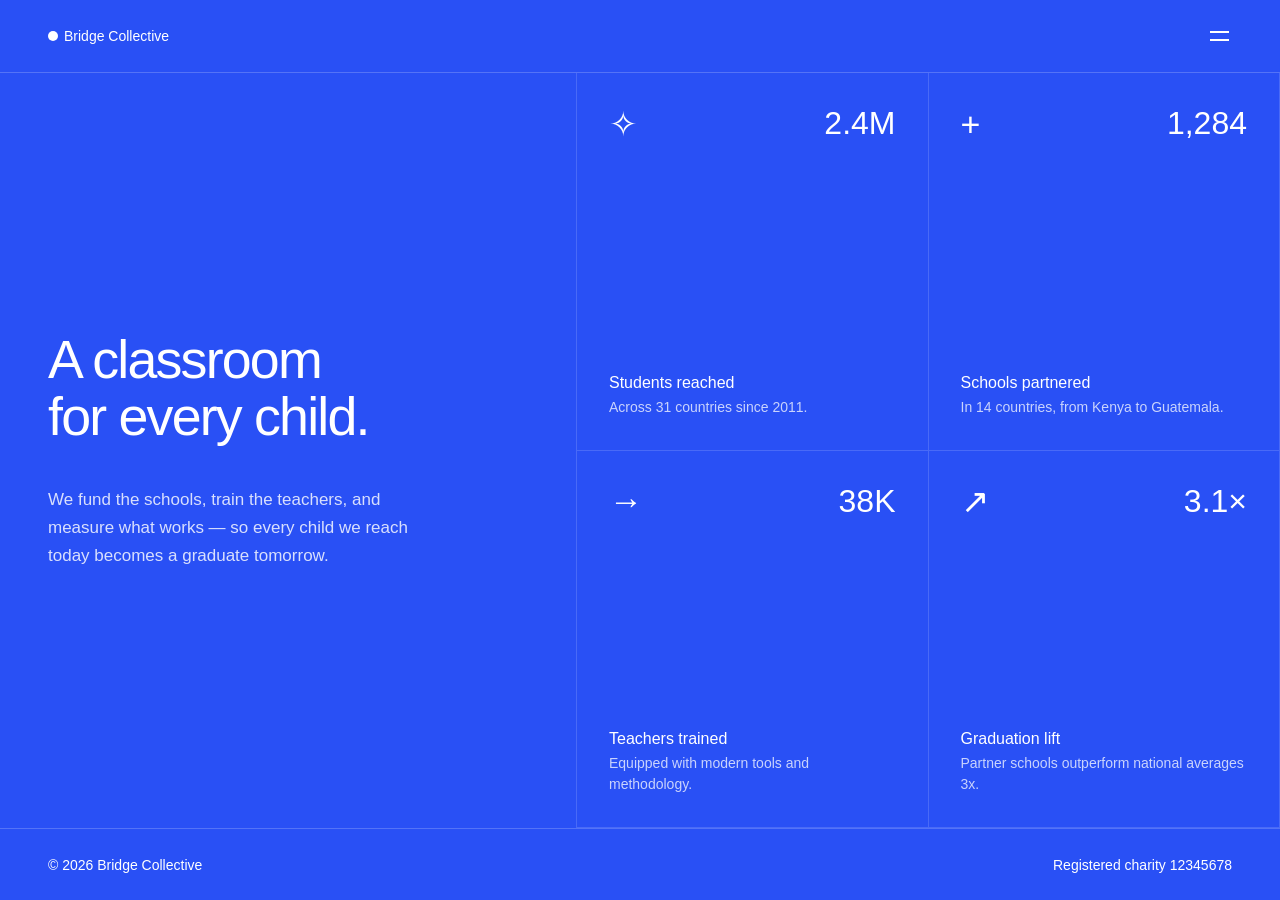
<file: bridge-collective/index.html>
<!DOCTYPE html>
<html lang="en">
<head>
    <meta charset="UTF-8">
    <meta name="viewport" content="width=device-width, initial-scale=1.0">
    <title>Bridge Collective</title>
    <link rel="stylesheet" href="style.css">
</head>

<body>
    <nav class="navbar">
        <div class="brand">
            <span class="dot"></span>
            <span>Bridge Collective</span>
        </div>

        <button class="menu-button" aria-label="Open menu">
            <span></span>
            <span></span>
        </button>
    </nav>

    <!-- Main layout -->
    <main class="main-layout">

        <!-- Left section -->
        <section class="hero">
            <div class="hero-content">
                <h1>A classroom<br>for every child.</h1>

                <p>
                    We fund the schools, train the teachers, and
                    measure what works — so every child we reach
                    today becomes a graduate tomorrow.
                </p>
            </div>
        </section>

        <!-- Right section: Statistics -->
        <section class="stats">

            <article class="stat-card">
                <div class="stat-top">
                    <span class="symbol star">✧</span>
                    <span class="number">2.4M</span>
                </div>

                <div class="stat-description">
                    <h2>Students reached</h2>
                    <p>Across 31 countries since 2011.</p>
                </div>
            </article>

            <article class="stat-card">
                <div class="stat-top">
                    <span class="symbol plus">+</span>
                    <span class="number">1,284</span>
                </div>

                <div class="stat-description">
                    <h2>Schools partnered</h2>
                    <p>In 14 countries, from Kenya to Guatemala.</p>
                </div>
            </article>

            <article class="stat-card">
                <div class="stat-top">
                    <span class="symbol arrow">→</span>
                    <span class="number">38K</span>
                </div>

                <div class="stat-description">
                    <h2>Teachers trained</h2>
                    <p>Equipped with modern tools and methodology.</p>
                </div>
            </article>

            <article class="stat-card">
                <div class="stat-top">
                    <span class="symbol trend">↗</span>
                    <span class="number">3.1×</span>
                </div>

                <div class="stat-description">
                    <h2>Graduation lift</h2>
                    <p>Partner schools outperform national averages 3x.</p>
                </div>
            </article>

        </section>
    </main>
    <footer class="footer">
        <p>© 2026 Bridge Collective</p>
        <p>Registered charity 12345678</p>
    </footer>

</body>
</html>
</file>
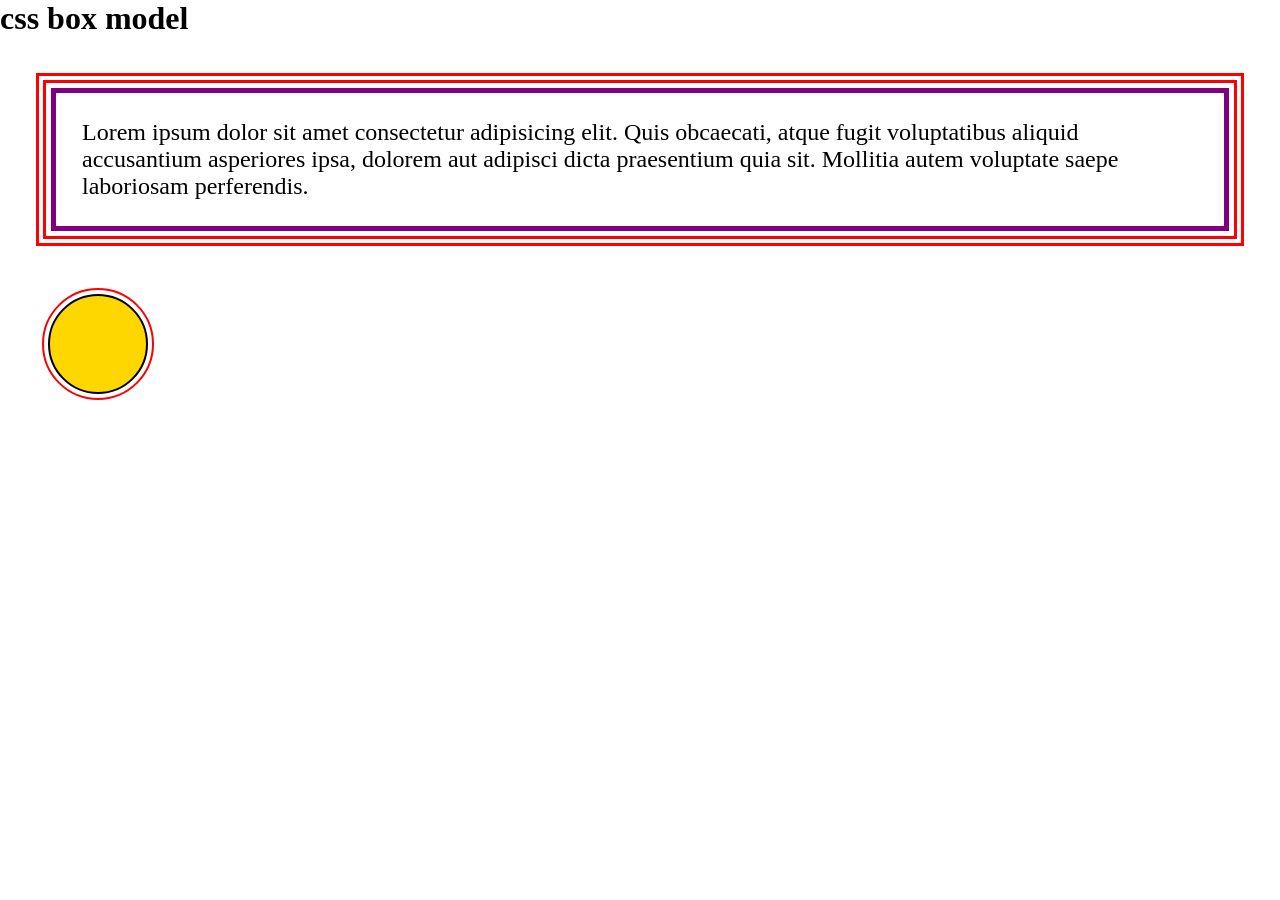
<file: css/box-model/index.html>
<!DOCTYPE html>
<html lang="en">
<head>
    <meta charset="UTF-8">
    <meta name="viewport" content="width=<device-width>, initial-scale=1.0">
    <title>css</title>
    <link rel="stylesheet" href="style.css">
    <link rel="icon" href="images.jpg" type="x/image-icon">
</head>
<body>
    <header>
        <h1>css box model </h1>
    </header>
    <main> 
        <p class="container">Lorem ipsum dolor sit amet consectetur adipisicing elit. Quis obcaecati, atque fugit voluptatibus aliquid accusantium asperiores ipsa, dolorem aut adipisci dicta praesentium quia sit. Mollitia autem voluptate saepe laboriosam perferendis.</p>
        <div class="circle">
        </div>
    </main>
    
</body>
</html>
</file>
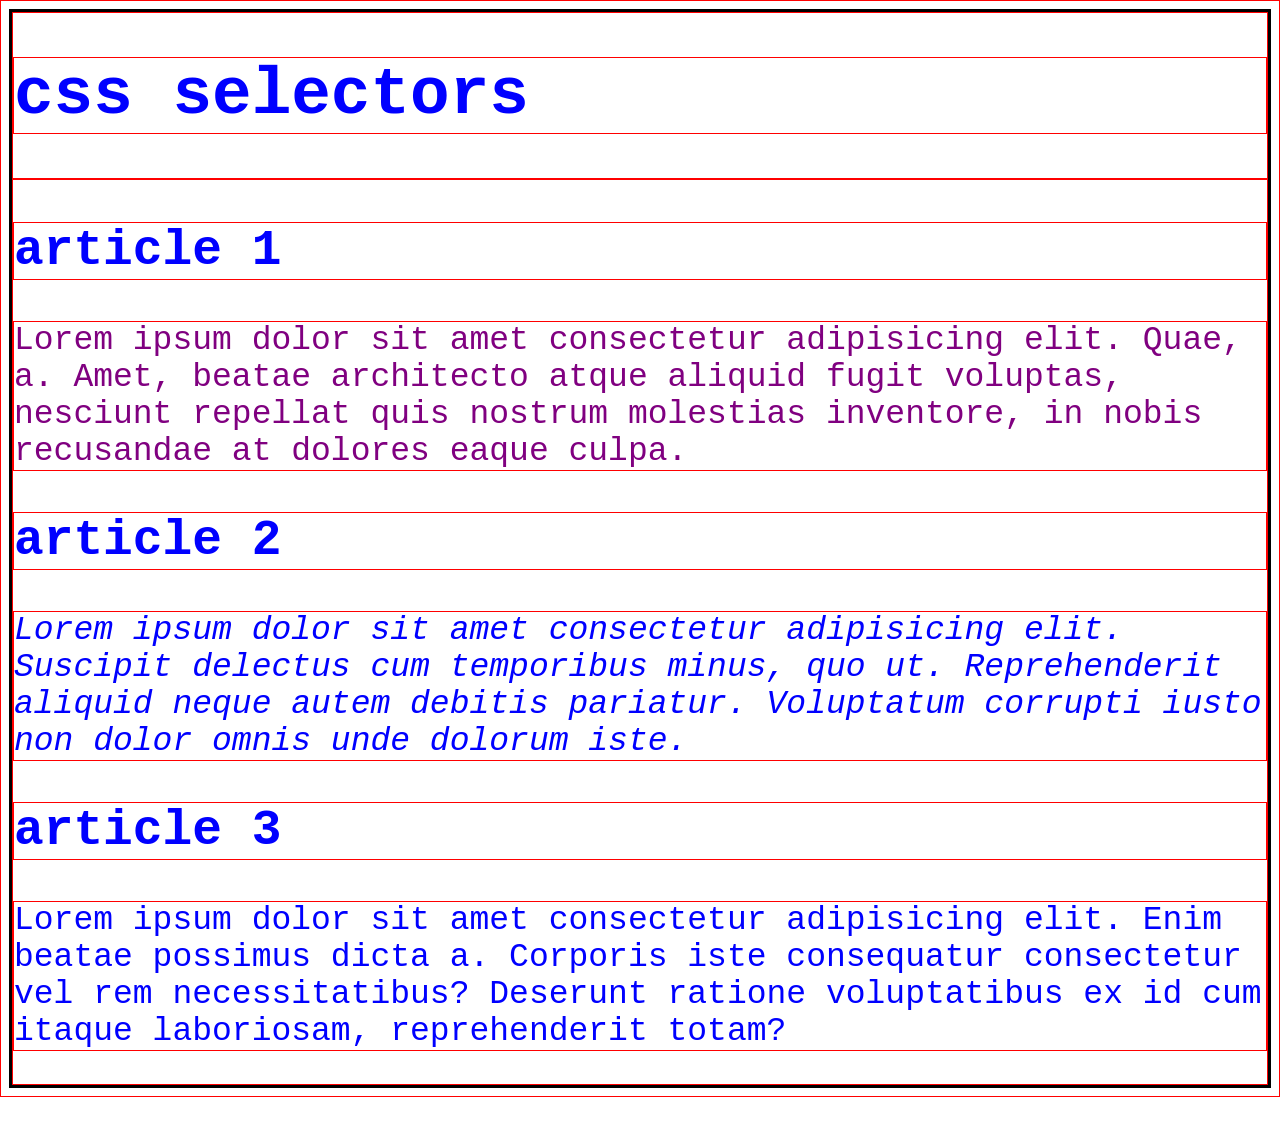
<file: css/selectors/index.html>
<!DOCTYPE html>
<html lang="en">
<head>
    <meta charset="UTF-8">
    <meta name="viewport" content="width=<device-width>, initial-scale=1.0">
    <title>Document</title>
    <link rel="stylesheet" href="style.css">
</head>
<body>
    <header>
        <h1>css selectors </h1>
    </header>
    <main>
        <h2>article 1</h2>
    <p>Lorem ipsum dolor sit amet consectetur adipisicing elit. Quae, a. Amet, beatae architecto atque aliquid fugit voluptas, nesciunt repellat quis nostrum molestias inventore, in nobis recusandae at dolores eaque culpa.</p>
    <h2>article 2</h2>
    <p id="second" class="gray"> Lorem ipsum dolor sit amet consectetur adipisicing elit. Suscipit delectus cum temporibus minus, quo ut. Reprehenderit aliquid neque autem debitis pariatur. Voluptatum corrupti iusto non dolor omnis unde dolorum iste.</p>
    <h2>article 3</h2>
    <p class="gray">Lorem ipsum dolor sit amet consectetur adipisicing elit. Enim beatae possimus dicta a. Corporis iste consequatur consectetur vel rem necessitatibus? Deserunt ratione voluptatibus ex id cum itaque laboriosam, reprehenderit totam?</p>

    </main>
    
</body>
</html>
</file>
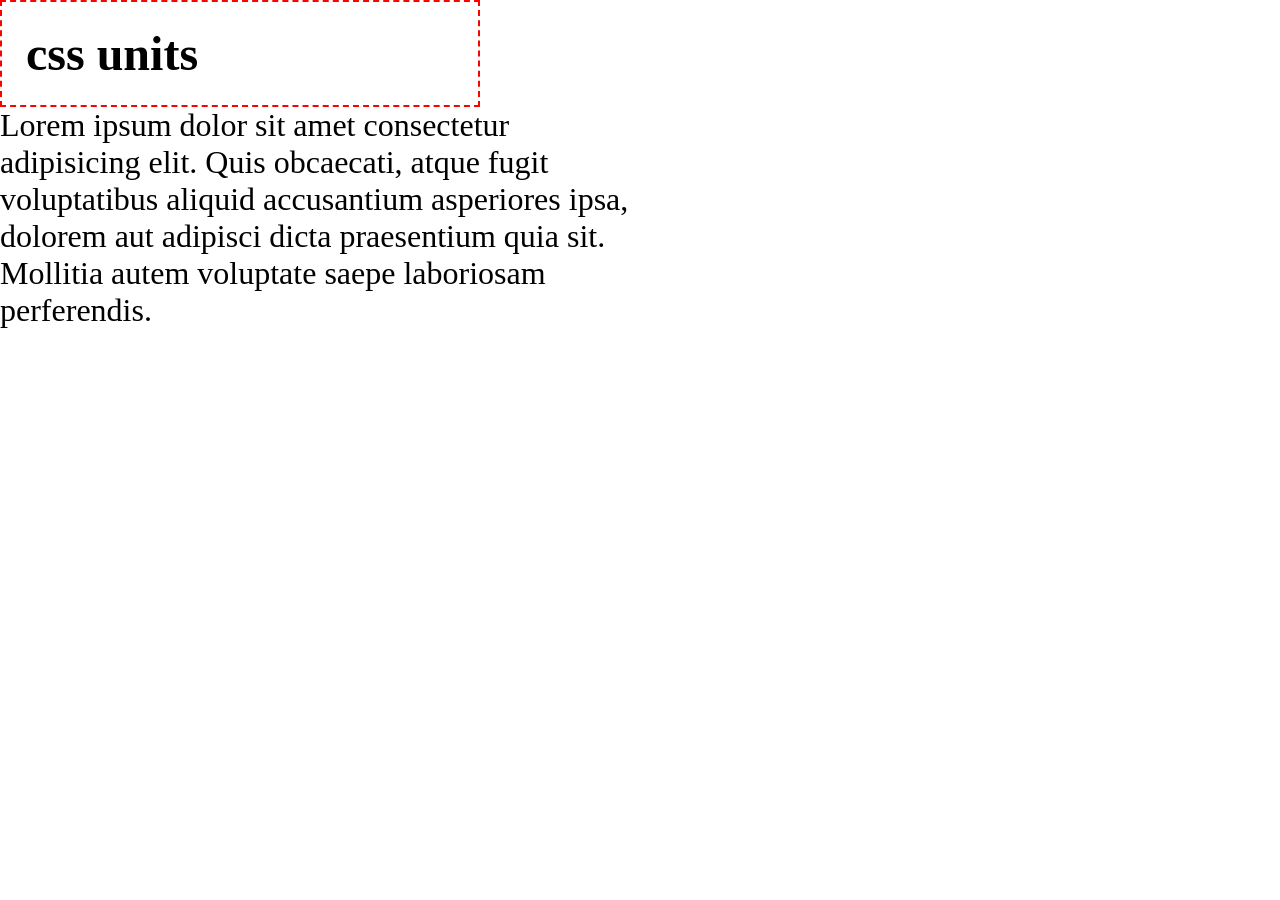
<file: css/units/index.html>
<!DOCTYPE html>
<html lang="en">
<head>
    <meta charset="UTF-8">
    <meta name="viewport" content="width=<device-width>, initial-scale=1.0">
    <title>css</title>
    <link rel="stylesheet" href="style.css">
    <link rel="icon" href="images.jpg" type="x/image-icon">
</head>
<body>
    <header>
        <h1>css units </h1>
    </header>
    <main> 
        <p>Lorem ipsum dolor sit amet consectetur adipisicing elit. Quis obcaecati, atque fugit voluptatibus aliquid accusantium asperiores ipsa, dolorem aut adipisci dicta praesentium quia sit. Mollitia autem voluptate saepe laboriosam perferendis.</p>
    </main>
    
</body>
</html>
</file>
<file: bridge-collective/style.css>
* {
    margin: 0;
    padding: 0;
    box-sizing: border-box;
}
body {
    font-family: Arial, Helvetica, sans-serif;
    background-color: #2950f5;
    color: #ffffff;
    min-height: 100vh;
}
.navbar {
    height: 73px;
    padding: 0 48px;
    display: flex;
    align-items: center;
    justify-content: space-between;
    border-bottom: 1px solid rgba(255, 255, 255, 0.2);
}
.brand {
    display: flex;
    align-items: center;
    gap: 6px;
    font-size: 14px;
    font-weight: 500;
}
.dot {
    width: 10px;
    height: 10px;
    background-color: white;
    border-radius: 50%;
}
.menu-button {
    width: 22px;
    background: none;
    border: none;
    display: flex;
    flex-direction: column;
    gap: 6px;
    cursor: pointer;
}

.menu-button span {
    display: block;
    height: 2px;
    width: 19px;
    background-color: white;
}

/* 4. Main two-column layout */
.main-layout {
    display: grid;
    grid-template-columns: 45% 55%;
    min-height: calc(100vh - 145px);
}

/* 5. Left hero section */
.hero {
    display: flex;
    align-items: center;
    padding: 48px;
}

.hero-content {
    max-width: 500px;
}

.hero h1 {
    font-size: clamp(42px, 4.2vw, 60px);
    font-weight: 500;
    line-height: 1.07;
    letter-spacing: -1.8px;
    margin-bottom: 40px;
}

.hero p {
    max-width: 400px;
    font-size: 17px;
    line-height: 1.65;
    color: rgba(255, 255, 255, 0.82);
}

/* 6. Right statistics grid */
.stats {
    display: grid;
    grid-template-columns: repeat(2, minmax(0, 1fr));
    grid-template-rows: repeat(2, minmax(0, 1fr));
    border-left: 1px solid rgba(255, 255, 255, 0.15);
}

/* Each statistics box */
.stat-card {
    min-width: 0;
    padding: 32px;
    display: flex;
    flex-direction: column;
    justify-content: space-between;
    border-right: 1px solid rgba(255, 255, 255, 0.15);
    border-bottom: 1px solid rgba(255, 255, 255, 0.15);
}

/* Top row: icon and number */
.stat-top {
    display: flex;
    align-items: center;
    justify-content: space-between;
    gap: 12px;
}

.symbol {
    font-size: 34px;
    font-weight: 300;
    line-height: 1;
}

.number {
    font-size: clamp(26px, 2.5vw, 38px);
    font-weight: 400;
    white-space: nowrap;
}

/* Text at bottom of each box */
.stat-description h2 {
    font-size: 16px;
    font-weight: 500;
    margin-bottom: 5px;
}

.stat-description p {
    font-size: 14px;
    line-height: 1.5;
    color: rgba(255, 255, 255, 0.75);
}

/* 7. Footer */
.footer {
    min-height: 72px;
    padding: 20px 48px;
    display: flex;
    align-items: center;
    justify-content: space-between;
    gap: 16px;
    border-top: 1px solid rgba(255, 255, 255, 0.2);
    font-size: 14px;
}

/* 8. Tablet layout */
@media (max-width: 900px) {
    .navbar {
        padding: 0 28px;
    }

    .main-layout {
        grid-template-columns: 1fr;
    }

    .hero {
        min-height: 400px;
        padding: 48px 28px;
    }

    .stats {
        min-height: 500px;
        border-top: 1px solid rgba(255, 255, 255, 0.15);
    }

    .stat-card {
        padding: 24px;
    }

    .footer {
        padding: 20px 28px;
    }
}

/* 9. Mobile layout */
@media (max-width: 520px) {
    .navbar {
        height: 60px;
        padding: 0 18px;
    }

    .hero {
        min-height: 350px;
        padding: 40px 18px;
    }

    .hero h1 {
        font-size: 43px;
        letter-spacing: -1.5px;
        margin-bottom: 26px;
    }

    .hero p {
        font-size: 15px;
    }

    .stats {
        grid-template-columns: 1fr;
        grid-template-rows: auto;
        min-height: auto;
    }

    .stat-card {
        min-height: 210px;
        padding: 24px 18px;
    }

    .number {
        font-size: 32px;
    }

    .footer {
        padding: 20px 18px;
        flex-direction: column;
        align-items: flex-start;
        font-size: 12px;
    }
}
</file>
<file: css/box-model/style.css>
*{
    margin: 0;
    padding: 0;
    box-sizing: border-box;
}
.container{
    border: 10px double red;
    font-size: 1.5rem;
    margin: 1.5em;
    padding: 1.5em;
    outline: 5px solid purple;
    outline-offset: -20px;
}
.circle{
    margin: 3rem;
    background-color: gold;
    width: 100px;
    height: 100px;
    border: 2px solid black;
    border-radius: 50px;
    outline: 2px solid red;
    outline-offset: 0.25rem;

}
</file>
<file: css/selectors/style.css>
body{
    font-size: 22px;
}
p{
    color: purple
}
.gray{
    color: blue; 
}
#second{
    font-style:italic;
}
h1, h2{
    color: blue;
}
p span{
    text-transform: uppercase;
    background-color: gold;
}
*{
    font-family: monospace;
}
body{
    font-size: 33px; /*inherited*/
    border: 3px solid black; /*not inherited*/
}
*{
    border: 1px solid red;
}
main{
    font-family: monospace;                          
}
</file>
<file: css/units/style.css>
*{
    margin:0;
    padding:0;
    box-sizing: border-box;
}
p{
    font-size: 32px;
    width: 40ch;
}
h1{
    border: 2px dashed red;
    width: 75%;
    font-size: 3rem;
    padding: 0.5em;
}
header{
    width: 50%;
}
</file>
